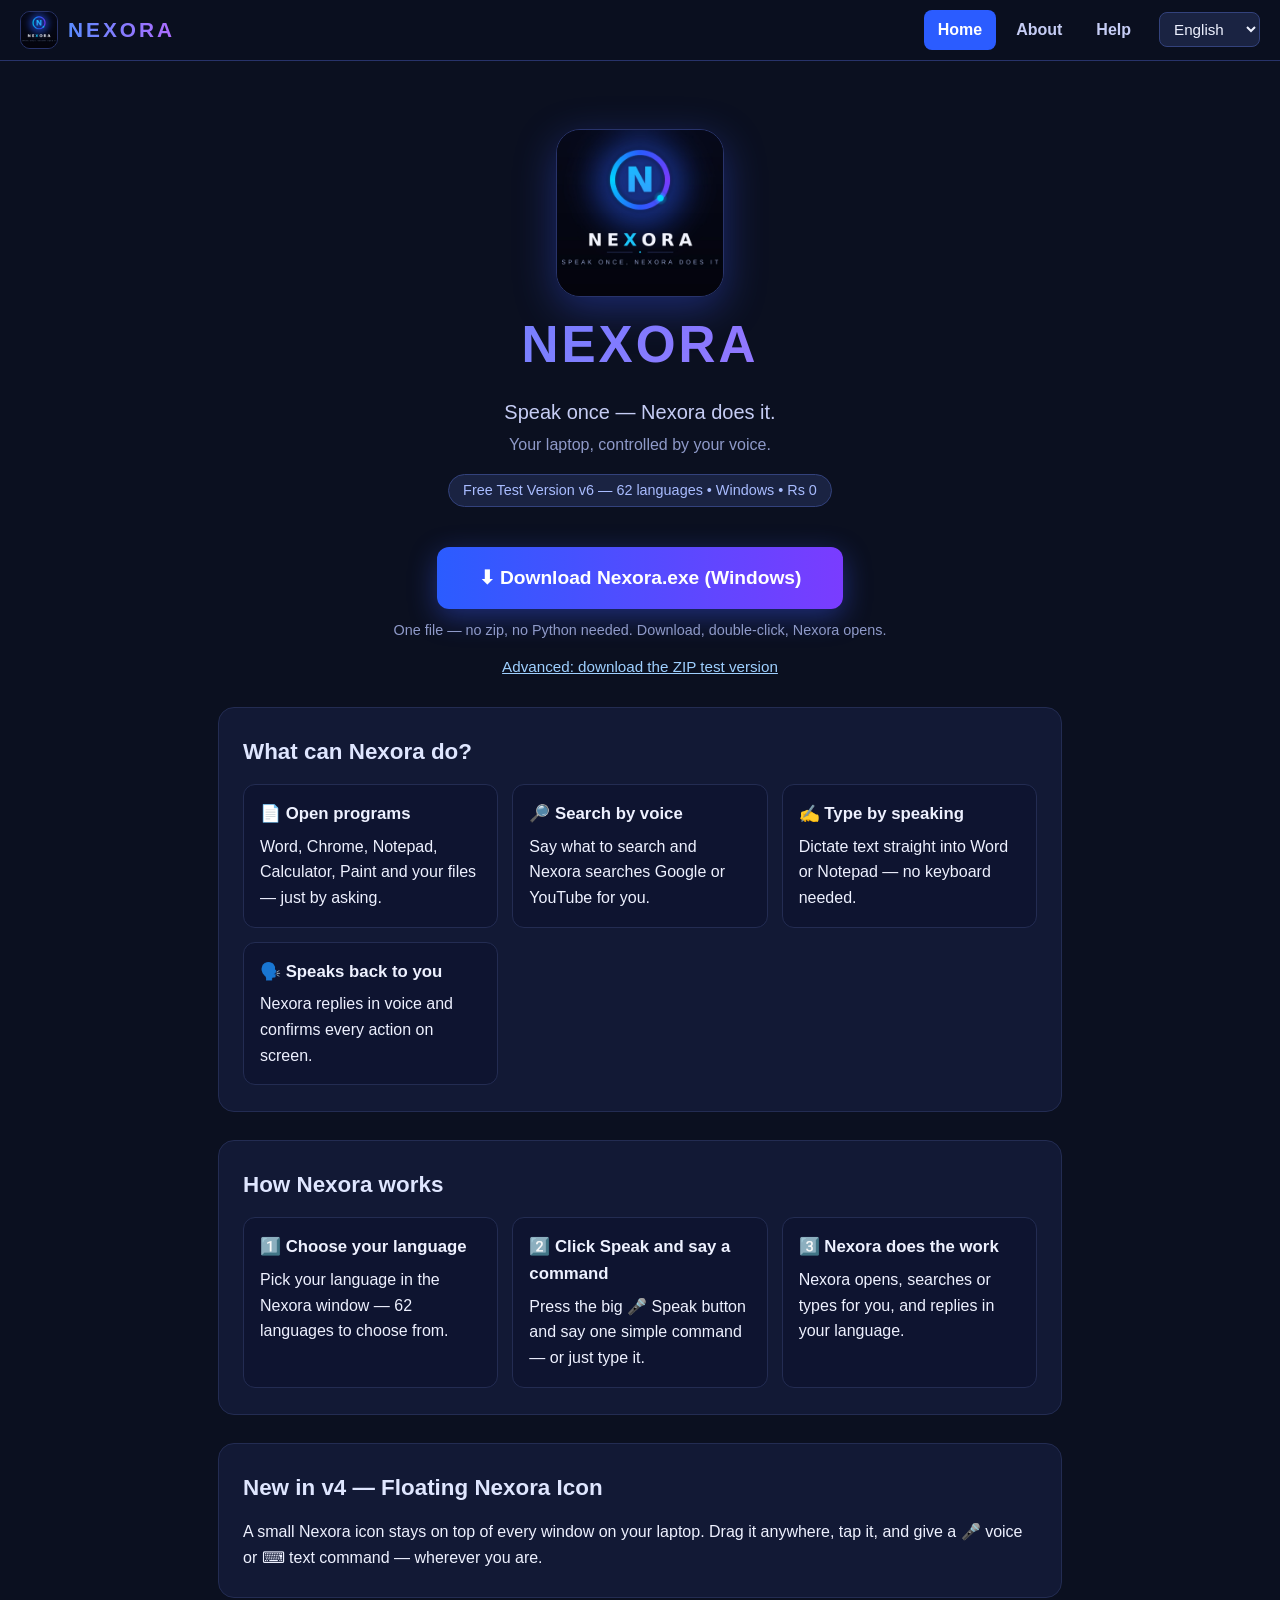
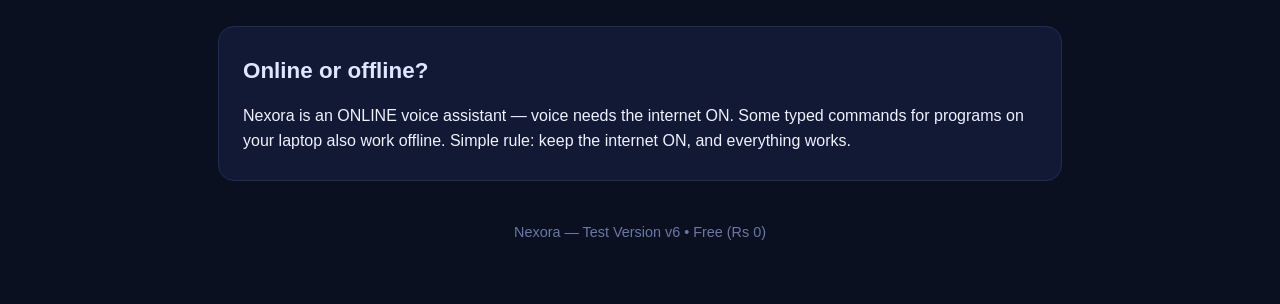
<file: index.html>
<!DOCTYPE html>
<html lang="en">
<head>
<meta charset="UTF-8">
<meta name="viewport" content="width=device-width, initial-scale=1.0">
<title data-i18n="title_home">Nexora — Voice Laptop Program</title>
<link rel="icon" type="image/jpeg" href="logo.jpg">
<meta name="description" content="Nexora is a small Windows program you control with your voice. Open Word, Chrome and YouTube, search, and dictate — just by speaking. Free test version.">
<link rel="stylesheet" href="style.css">
</head>
<body>

<nav class="navbar">
  <a class="brand" href="index.html"><img src="logo.jpg" alt="Nexora logo"><span>NEXORA</span></a>
  <div class="nav-links">
    <a href="index.html" class="active" data-i18n="nav_home">Home</a>
    <a href="about.html" data-i18n="nav_about">About</a>
    <a href="help.html" data-i18n="nav_help">Help</a>
    <select id="lang-select" aria-label="Language">
      <option value="en">English</option>
      <option value="ur">اردو</option>
      <option value="hi">हिन्दी</option>
      <option value="ar">العربية</option>
      <option value="es">Español</option>
      <option value="fr">Français</option>
      <option value="de">Deutsch</option>
      <option value="tr">Türkçe</option>
    </select>
  </div>
</nav>

<div class="wrap">

  <header class="hero">
    <img class="logo-img" src="logo.jpg" alt="Nexora logo">
    <div class="logo-text">NEXORA</div>
    <p class="tagline" data-i18n="hero_tagline">Speak once — Nexora does it.</p>
    <p class="tagline-sub" data-i18n="hero_sub">Your laptop, controlled by your voice.</p>
    <span class="badge" data-i18n="badge">Free Test Version v6 — 62 languages • Windows • Rs 0</span>
  </header>

  <div class="download">
    <a class="btn" href="https://github.com/inwhychannel-cpu/nexora/releases/latest/download/Nexora.exe" data-i18n="dl_btn">⬇ Download Nexora.exe (Windows)</a>
    <p class="note" data-i18n="dl_note">One file — no zip, no Python needed. Download, double-click, Nexora opens.</p>
    <a class="zip-link" href="nexora-test-v6.zip" download data-i18n="dl_zip">Advanced: download the ZIP test version</a>
  </div>

  <section>
    <h2 data-i18n="does_h">What can Nexora do?</h2>
    <div class="grid">
      <div class="card"><b data-i18n="does1_t">📄 Open programs</b><span data-i18n="does1_p">Word, Chrome, Notepad, Calculator, Paint and your files — just by asking.</span></div>
      <div class="card"><b data-i18n="does2_t">🔎 Search by voice</b><span data-i18n="does2_p">Say what to search and Nexora searches Google or YouTube for you.</span></div>
      <div class="card"><b data-i18n="does3_t">✍️ Type by speaking</b><span data-i18n="does3_p">Dictate text straight into Word or Notepad — no keyboard needed.</span></div>
      <div class="card"><b data-i18n="does4_t">🗣️ Speaks back to you</b><span data-i18n="does4_p">Nexora replies in voice and confirms every action on screen.</span></div>
    </div>
  </section>

  <section>
    <h2 data-i18n="how_h">How Nexora works</h2>
    <div class="grid">
      <div class="card"><b data-i18n="how1_t">1️⃣ Choose your language</b><span data-i18n="how1_p">Pick your language in the Nexora window — 62 languages to choose from.</span></div>
      <div class="card"><b data-i18n="how2_t">2️⃣ Click Speak and say a command</b><span data-i18n="how2_p">Press the big 🎤 Speak button and say one simple command — or just type it.</span></div>
      <div class="card"><b data-i18n="how3_t">3️⃣ Nexora does the work</b><span data-i18n="how3_p">Nexora opens, searches or types for you, and replies in your language.</span></div>
    </div>
  </section>

  <section>
    <h2 data-i18n="v4_h">New in v4 — Floating Nexora Icon</h2>
    <p data-i18n="v4_p">A small Nexora icon stays on top of every window on your laptop. Drag it anywhere, tap it, and give a 🎤 voice or ⌨ text command — wherever you are.</p>
  </section>

  <section>
    <h2 data-i18n="online_h">Online or offline?</h2>
    <p data-i18n="online_p">Nexora is an ONLINE voice assistant — voice needs the internet ON. Some typed commands for programs on your laptop also work offline. Simple rule: keep the internet ON, and everything works.</p>
  </section>

  <footer data-i18n="footer_text">Nexora — Test Version v6 • Free (Rs 0)</footer>

</div>
<script src="strings.js"></script>
</body>
</html>
</file>
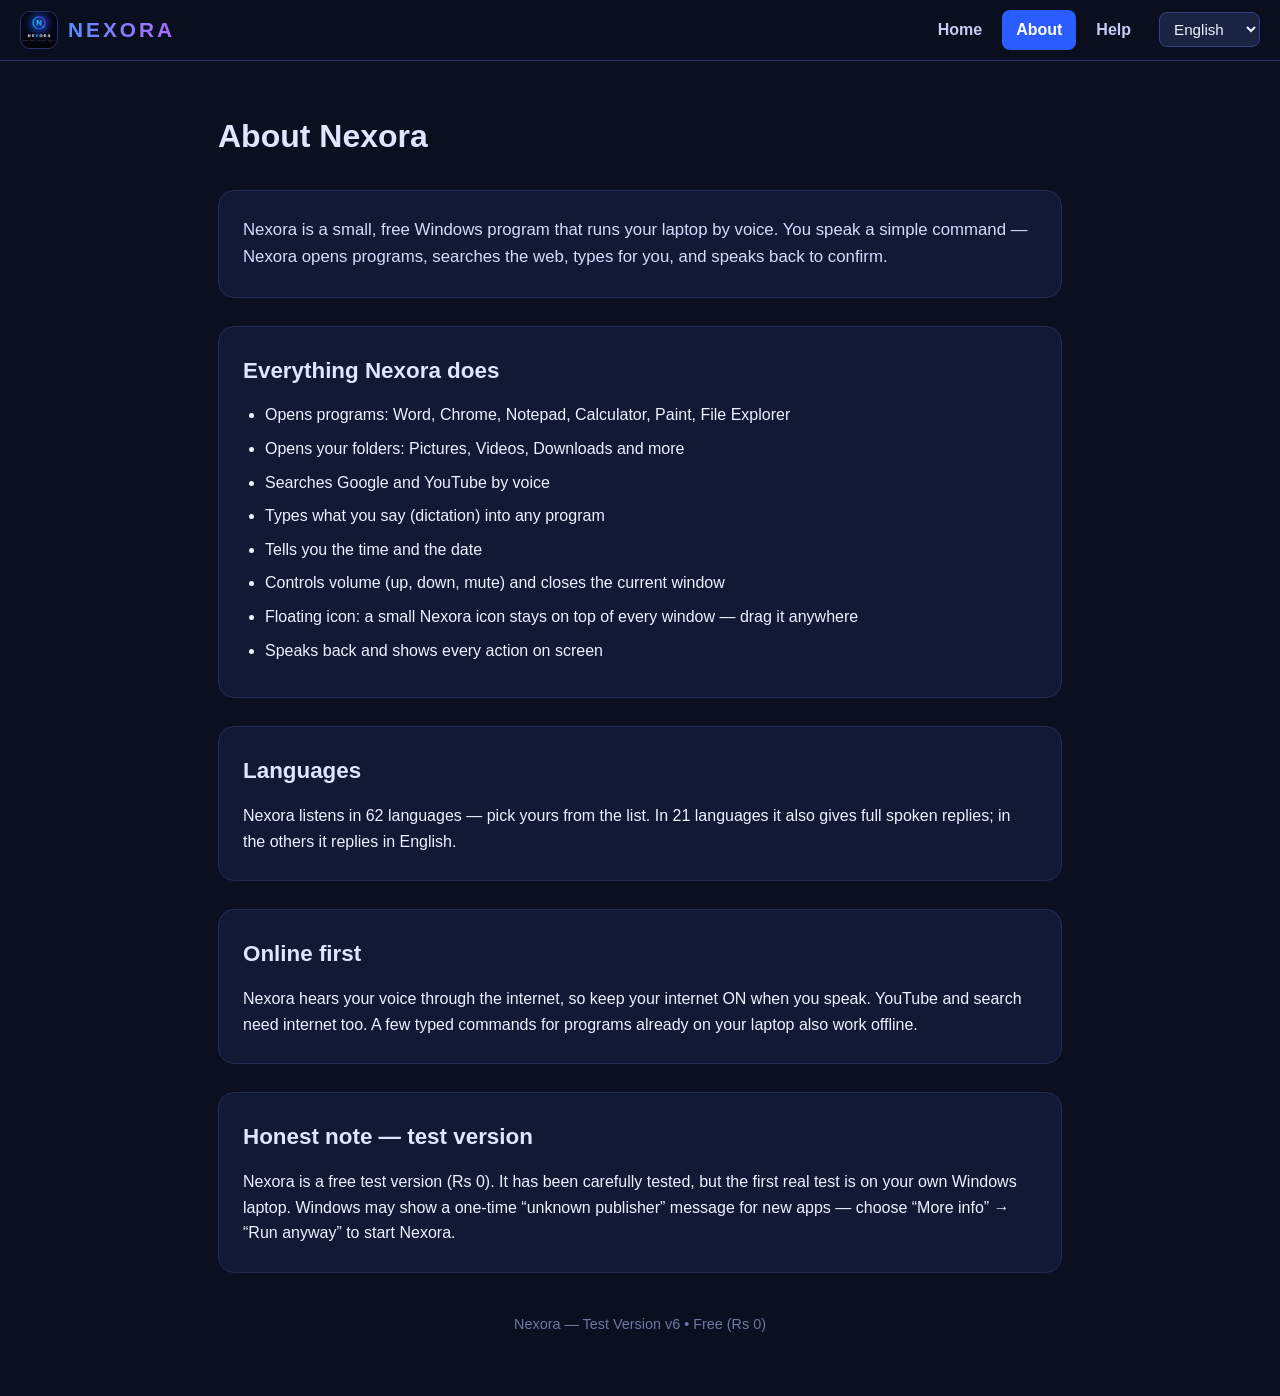
<file: about.html>
<!DOCTYPE html>
<html lang="en">
<head>
<meta charset="UTF-8">
<meta name="viewport" content="width=device-width, initial-scale=1.0">
<title data-i18n="title_about">About Nexora</title>
<link rel="icon" type="image/jpeg" href="logo.jpg">
<meta name="description" content="About Nexora — the free voice program that opens programs, searches, types and speaks back on your Windows laptop. 62 languages.">
<link rel="stylesheet" href="style.css">
</head>
<body>

<nav class="navbar">
  <a class="brand" href="index.html"><img src="logo.jpg" alt="Nexora logo"><span>NEXORA</span></a>
  <div class="nav-links">
    <a href="index.html" data-i18n="nav_home">Home</a>
    <a href="about.html" class="active" data-i18n="nav_about">About</a>
    <a href="help.html" data-i18n="nav_help">Help</a>
    <select id="lang-select" aria-label="Language">
      <option value="en">English</option>
      <option value="ur">اردو</option>
      <option value="hi">हिन्दी</option>
      <option value="ar">العربية</option>
      <option value="es">Español</option>
      <option value="fr">Français</option>
      <option value="de">Deutsch</option>
      <option value="tr">Türkçe</option>
    </select>
  </div>
</nav>

<div class="wrap">

  <h1 class="page-title" data-i18n="about_h">About Nexora</h1>

  <section>
    <p class="lead" data-i18n="about_intro">Nexora is a small, free Windows program that runs your laptop by voice. You speak a simple command — Nexora opens programs, searches the web, types for you, and speaks back to confirm.</p>
  </section>

  <section>
    <h2 data-i18n="about_does_h">Everything Nexora does</h2>
    <ul class="list">
      <li data-i18n="ab_li1">Opens programs: Word, Chrome, Notepad, Calculator, Paint, File Explorer</li>
      <li data-i18n="ab_li2">Opens your folders: Pictures, Videos, Downloads and more</li>
      <li data-i18n="ab_li3">Searches Google and YouTube by voice</li>
      <li data-i18n="ab_li4">Types what you say (dictation) into any program</li>
      <li data-i18n="ab_li5">Tells you the time and the date</li>
      <li data-i18n="ab_li6">Controls volume (up, down, mute) and closes the current window</li>
      <li data-i18n="ab_li7">Floating icon: a small Nexora icon stays on top of every window — drag it anywhere</li>
      <li data-i18n="ab_li8">Speaks back and shows every action on screen</li>
    </ul>
  </section>

  <section>
    <h2 data-i18n="about_lang_h">Languages</h2>
    <p data-i18n="about_lang_p">Nexora listens in 62 languages — pick yours from the list. In 21 languages it also gives full spoken replies; in the others it replies in English.</p>
  </section>

  <section>
    <h2 data-i18n="about_online_h">Online first</h2>
    <p data-i18n="about_online_p">Nexora hears your voice through the internet, so keep your internet ON when you speak. YouTube and search need internet too. A few typed commands for programs already on your laptop also work offline.</p>
  </section>

  <section>
    <h2 data-i18n="about_note_h">Honest note — test version</h2>
    <p data-i18n="about_note_p">Nexora is a free test version (Rs 0). It has been carefully tested, but the first real test is on your own Windows laptop. Windows may show a one-time “unknown publisher” message for new apps — choose “More info” → “Run anyway” to start Nexora.</p>
  </section>

  <footer data-i18n="footer_text">Nexora — Test Version v6 • Free (Rs 0)</footer>

</div>
<script src="strings.js"></script>
</body>
</html>
</file>
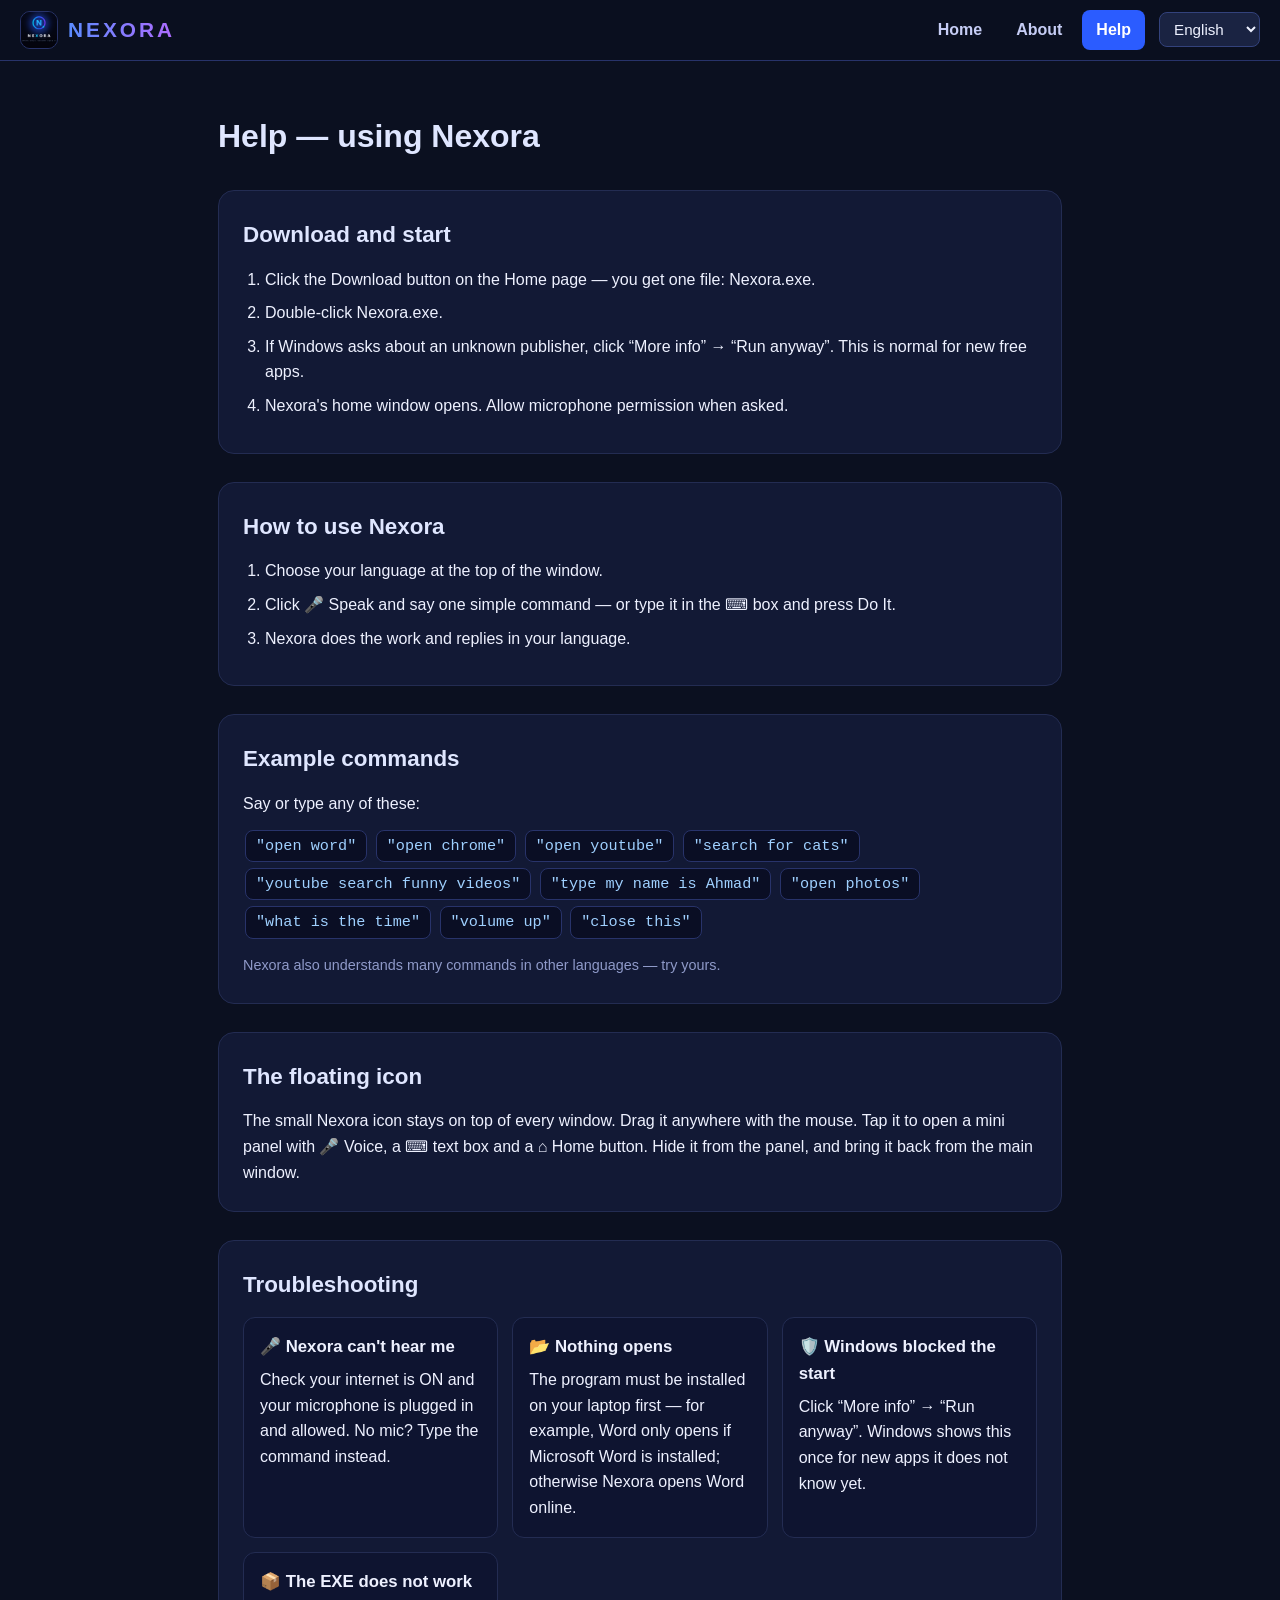
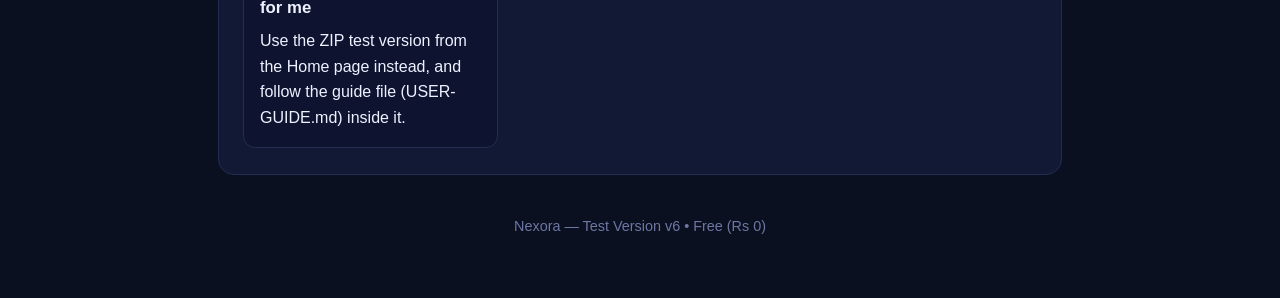
<file: help.html>
<!DOCTYPE html>
<html lang="en">
<head>
<meta charset="UTF-8">
<meta name="viewport" content="width=device-width, initial-scale=1.0">
<title data-i18n="title_help">Nexora Help — How to Use Nexora</title>
<link rel="icon" type="image/jpeg" href="logo.jpg">
<meta name="description" content="Nexora help: how to download and start Nexora, how to give voice and text commands, example commands, the floating icon, and troubleshooting.">
<link rel="stylesheet" href="style.css">
</head>
<body>

<nav class="navbar">
  <a class="brand" href="index.html"><img src="logo.jpg" alt="Nexora logo"><span>NEXORA</span></a>
  <div class="nav-links">
    <a href="index.html" data-i18n="nav_home">Home</a>
    <a href="about.html" data-i18n="nav_about">About</a>
    <a href="help.html" class="active" data-i18n="nav_help">Help</a>
    <select id="lang-select" aria-label="Language">
      <option value="en">English</option>
      <option value="ur">اردو</option>
      <option value="hi">हिन्दी</option>
      <option value="ar">العربية</option>
      <option value="es">Español</option>
      <option value="fr">Français</option>
      <option value="de">Deutsch</option>
      <option value="tr">Türkçe</option>
    </select>
  </div>
</nav>

<div class="wrap">

  <h1 class="page-title" data-i18n="help_h">Help — using Nexora</h1>

  <section>
    <h2 data-i18n="help_start_h">Download and start</h2>
    <ol class="steps">
      <li data-i18n="hs1">Click the Download button on the Home page — you get one file: Nexora.exe.</li>
      <li data-i18n="hs2">Double-click Nexora.exe.</li>
      <li data-i18n="hs3">If Windows asks about an unknown publisher, click “More info” → “Run anyway”. This is normal for new free apps.</li>
      <li data-i18n="hs4">Nexora's home window opens. Allow microphone permission when asked.</li>
    </ol>
  </section>

  <section>
    <h2 data-i18n="help_use_h">How to use Nexora</h2>
    <ol class="steps">
      <li data-i18n="hu1">Choose your language at the top of the window.</li>
      <li data-i18n="hu2">Click 🎤 Speak and say one simple command — or type it in the ⌨ box and press Do It.</li>
      <li data-i18n="hu3">Nexora does the work and replies in your language.</li>
    </ol>
  </section>

  <section>
    <h2 data-i18n="help_ex_h">Example commands</h2>
    <p style="margin-bottom:10px" data-i18n="help_ex_p">Say or type any of these:</p>
    <span class="cmd">"open word"</span>
    <span class="cmd">"open chrome"</span>
    <span class="cmd">"open youtube"</span>
    <span class="cmd">"search for cats"</span>
    <span class="cmd">"youtube search funny videos"</span>
    <span class="cmd">"type my name is Ahmad"</span>
    <span class="cmd">"open photos"</span>
    <span class="cmd">"what is the time"</span>
    <span class="cmd">"volume up"</span>
    <span class="cmd">"close this"</span>
    <p class="note" style="text-align:start; margin-top:12px" data-i18n="help_ex_note">Nexora also understands many commands in other languages — try yours.</p>
  </section>

  <section>
    <h2 data-i18n="help_float_h">The floating icon</h2>
    <p data-i18n="help_float_p">The small Nexora icon stays on top of every window. Drag it anywhere with the mouse. Tap it to open a mini panel with 🎤 Voice, a ⌨ text box and a ⌂ Home button. Hide it from the panel, and bring it back from the main window.</p>
  </section>

  <section>
    <h2 data-i18n="help_trouble_h">Troubleshooting</h2>
    <div class="grid">
      <div class="card"><b data-i18n="ht1_t">🎤 Nexora can't hear me</b><span data-i18n="ht1_p">Check your internet is ON and your microphone is plugged in and allowed. No mic? Type the command instead.</span></div>
      <div class="card"><b data-i18n="ht2_t">📂 Nothing opens</b><span data-i18n="ht2_p">The program must be installed on your laptop first — for example, Word only opens if Microsoft Word is installed; otherwise Nexora opens Word online.</span></div>
      <div class="card"><b data-i18n="ht3_t">🛡️ Windows blocked the start</b><span data-i18n="ht3_p">Click “More info” → “Run anyway”. Windows shows this once for new apps it does not know yet.</span></div>
      <div class="card"><b data-i18n="ht4_t">📦 The EXE does not work for me</b><span data-i18n="ht4_p">Use the ZIP test version from the Home page instead, and follow the guide file (USER-GUIDE.md) inside it.</span></div>
    </div>
  </section>

  <footer data-i18n="footer_text">Nexora — Test Version v6 • Free (Rs 0)</footer>

</div>
<script src="strings.js"></script>
</body>
</html>
</file>
<file: style.css>
/* Nexora website — shared styles (dark navy, Nexora blue/purple) */
* { margin: 0; padding: 0; box-sizing: border-box; }
body { font-family: "Segoe UI", Arial, sans-serif; background: #0b1020; color: #eef1ff; line-height: 1.6; }

/* ---------- Navbar ---------- */
.navbar {
  position: sticky; top: 0; z-index: 50;
  display: flex; align-items: center; justify-content: space-between;
  flex-wrap: wrap; gap: 10px;
  padding: 10px 20px;
  background: rgba(11, 16, 32, .96);
  border-bottom: 1px solid #28336a;
}
.brand { display: flex; align-items: center; gap: 10px; text-decoration: none; }
.brand img { width: 38px; height: 38px; border-radius: 10px; border: 1px solid #28336a; }
.brand span {
  font-size: 1.3rem; font-weight: 800; letter-spacing: 3px;
  background: linear-gradient(90deg, #5b8cff, #b06bff);
  -webkit-background-clip: text; background-clip: text; color: transparent;
}
.nav-links { display: flex; align-items: center; gap: 6px; flex-wrap: wrap; }
.nav-links a {
  color: #c6cdf5; text-decoration: none; font-weight: 600;
  padding: 7px 14px; border-radius: 8px;
}
.nav-links a:hover { background: #1a2342; color: #fff; }
.nav-links a.active { background: #2b5cff; color: #fff; }
.nav-links select {
  margin-inline-start: 8px;
  background: #1a2342; color: #eef1ff;
  border: 1px solid #33427c; border-radius: 8px;
  padding: 7px 10px; font-size: .95rem; cursor: pointer;
}

/* ---------- Layout ---------- */
.wrap { max-width: 880px; margin: 0 auto; padding: 24px 18px 60px; }
header.hero { text-align: center; padding: 44px 0 10px; }
.logo-img { width: 168px; max-width: 62vw; border-radius: 24px; border: 1px solid #28336a; box-shadow: 0 12px 40px rgba(60,90,255,.35); }
.logo-text { font-size: 3.2rem; font-weight: 800; letter-spacing: 3px; background: linear-gradient(90deg, #5b8cff, #b06bff); -webkit-background-clip: text; background-clip: text; color: transparent; }
.tagline { font-size: 1.25rem; color: #c6cdf5; margin-top: 10px; }
.tagline-sub { color: #8f9ac9; margin-top: 4px; }
.badge { display: inline-block; margin-top: 16px; background: #1a2342; border: 1px solid #33427c; color: #a9bcff; padding: 4px 14px; border-radius: 999px; font-size: .9rem; }
h1.page-title { font-size: 2rem; margin: 26px 0 6px; color: #dfe6ff; }

/* ---------- Download ---------- */
.download { text-align: center; margin: 30px 0 8px; }
.btn { display: inline-block; background: linear-gradient(90deg, #2b5cff, #7a3cff); color: #fff; text-decoration: none; font-size: 1.2rem; font-weight: 700; padding: 16px 42px; border-radius: 12px; box-shadow: 0 8px 28px rgba(60,90,255,.4); }
.btn:hover { opacity: .92; }
.note { text-align: center; color: #8f9ac9; font-size: .9rem; margin-top: 10px; }
.zip-link { display: inline-block; margin-top: 12px; color: #9fd0ff; font-size: .95rem; }

/* ---------- Sections & cards ---------- */
section { background: #121935; border: 1px solid #232c52; border-radius: 16px; padding: 26px 24px; margin-top: 28px; }
h2 { font-size: 1.4rem; margin-bottom: 14px; color: #dfe6ff; }
.grid { display: grid; grid-template-columns: repeat(auto-fit, minmax(220px, 1fr)); gap: 14px; }
.card { background: #0e1430; border: 1px solid #232c52; border-radius: 12px; padding: 16px; }
.card b { display: block; font-size: 1.05rem; margin-bottom: 6px; }
.cmd { font-family: Consolas, monospace; background: #0a0e24; border: 1px solid #28336a; border-radius: 8px; padding: 3px 10px; display: inline-block; margin: 3px 2px; color: #9fd0ff; font-size: .95rem; }
ol.steps li, ul.list li { margin: 8px 0; margin-inline-start: 22px; }
p + p { margin-top: 8px; }
section p.lead { font-size: 1.05rem; color: #d5dbff; }

footer { text-align: center; color: #6c77a3; font-size: .9rem; margin-top: 40px; }
</file>
